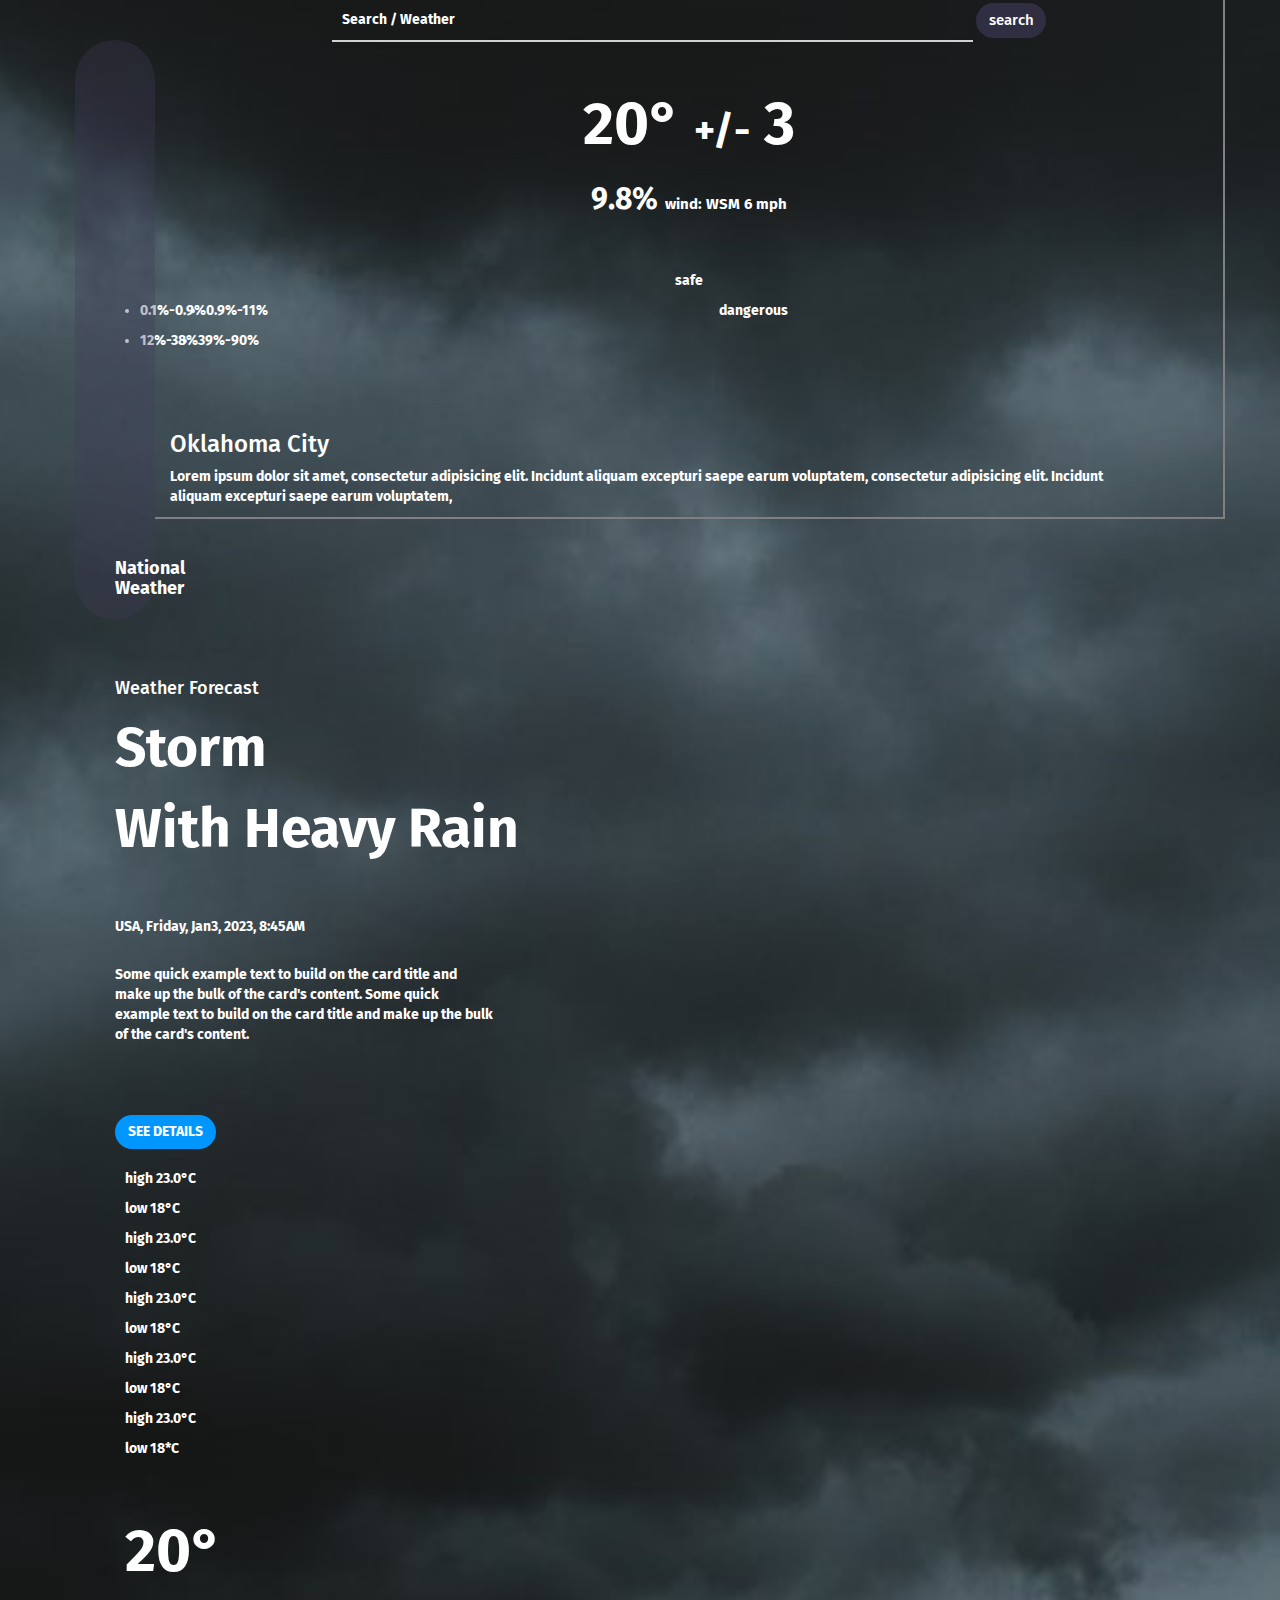
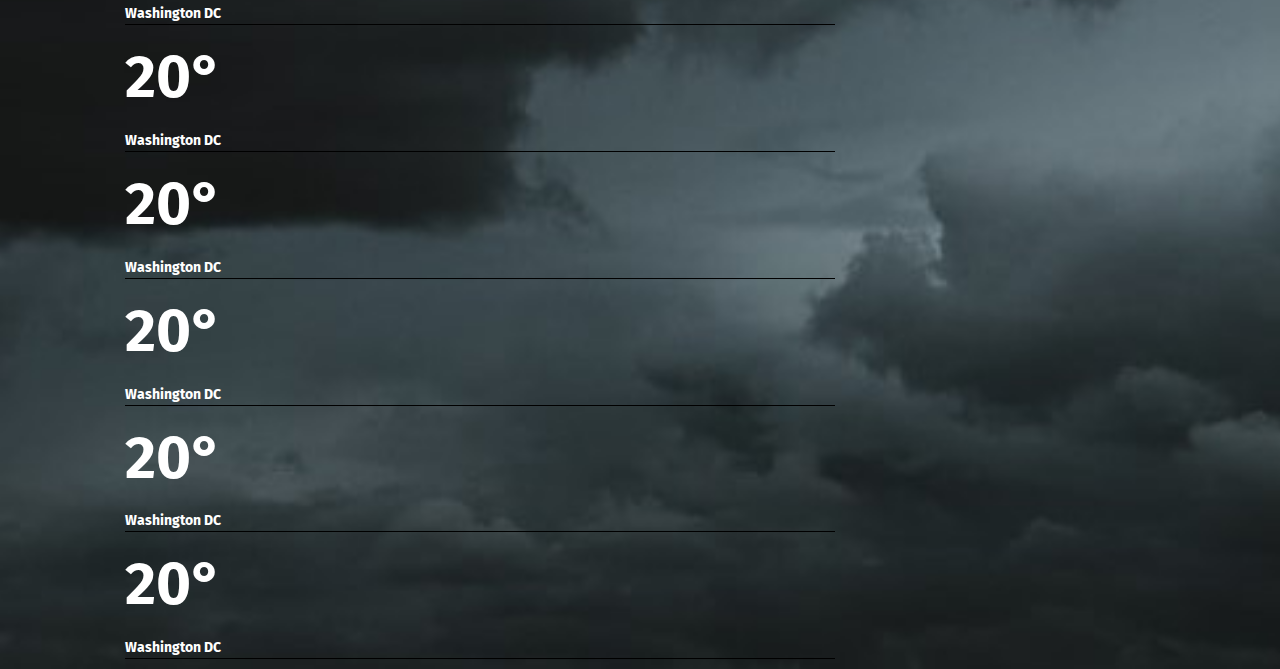
<file: alert.html>
<!doctype html>
<html lang="en">
<head>
    <title>Alert / Notification</title>

    <!-- Bootstrap CSS v5.2.1 -->
    <link href="https://cdn.jsdelivr.net/npm/bootstrap@5.2.1/dist/css/bootstrap.min.css" rel="stylesheet"
        integrity="sha384-iYQeCzEYFbKjA/T2uDLTpkwGzCiq6soy8tYaI1GyVh/UjpbCx/TYkiZhlZB6+fzT" crossorigin="anonymous">

    <!-- Favicon -->
    <link rel="icon" type="image/x-icon" href="./images/logo.png">
    <!-- Google Fonts -->
    <link rel="preconnect" href="https://fonts.googleapis.com">
    <link rel="preconnect" href="https://fonts.gstatic.com" crossorigin>
    <link href="https://fonts.googleapis.com/css2?family=Fira+Sans:ital,wght@0,100;0,200;0,300;1,100;1,300&display=swap"
        rel="stylesheet">
    <!-- Font-awesame -->
    <link rel="stylesheet" href="https://cdnjs.cloudflare.com/ajax/libs/font-awesome/6.4.0/css/all.min.css"
        integrity="sha512-iecdLmaskl7CVkqkXNQ/ZH/XLlvWZOJyj7Yy7tcenmpD1ypASozpmT/E0iPtmFIB46ZmdtAc9eNBvH0H/ZpiBw=="
        crossorigin="anonymous" referrerpolicy="no-referrer" />
    <!-- Bootstrap css -->
    <link rel="stylesheet" href="https://maxcdn.bootstrapcdn.com/bootstrap/3.4.1/css/bootstrap.min.css">
    <!-- BoxIcons v2.1.2 -->
    <link href="https://unpkg.com/boxicons@2.1.2/css/boxicons.min.css" rel="stylesheet">
    <!-- Roboto Font -->
    <link
        href="https://fonts.googleapis.com/css2?family=Poppins:wght@300;400;500;600;700;800;900&family=Roboto:wght@300;400;500;700;900&display=swap"
        rel="stylesheet">


    <!-- CSS File -->
    <link rel="stylesheet" href="css/style.css">
</head>


<body class="back-alert">
    <!-- left-section -->
    <div class="container">
        <div class="row">
            <div class="sidebar text-center fixed "
            style="border-radius: 70px; width: 80px; height: 580px; margin-left:20px; margin-top:40px;">
            <a href="index.html"><i class="fa-solid fa-home" style="font-size: 25px;"></i></a>
            <a href="alert.html"><i class="fa-solid fa-bell" style="font-size: 25px;"></i></a>
            <a href="thunder.html"><i class="fa-solid fa-cloud-sun" style="font-size: 25px;"></i></a>
            <a href="map.html"><i class="fa-solid fa-location-dot" style="font-size: 25px;"></i></a>
            <a href="setting.html"><i class="fa-solid fa-gear" style="font-size: 25px;"></i></a>
            <a href="logout.html" style="margin-top:45px ;"><i class="fa-solid fa-right-from-bracket"
                style="font-size: 25px; margin-top: 160px;"></i></a>
          </div>
            <div style="border-right: 2px solid grey; border-bottom: 2px solid gray; margin-left: 100px;" class="col">
                <div class="mt-5 text-center">
                    <div class="">
                        
                        <!-- <h5 class="p-2 alert-search"> <i style="font-size: 25px;"
                                class="fa-solid fa-temperature-half p-2"> </i>
                            Oklahama City, USA
                            <i class="fa-solid fa-magnifying-glass p-2"></i>
                        </h5> -->

                       
                        <input type="text" class="login__input" placeholder="Search / Weather">
                        <a type="submit" class="btn login_search ">search</a>
                       



                        <br><br><br>
                        <div>
                            <div>
                                <p style="font-size: 60px;">20&deg; <span style="font-size: 40px;"> +/-</span> 3</p>

                            </div>
                            <div>
                                <p style="font-size: 30px;">9.8% <span style="font-size: 15px;"> wind: WSM 6 mph</span>
                                </p>
                            </div>
                            <br>
                            <br>
                            <div class="row">
                                <div class="col-6 ">
                                    <div class="card  alert-safe-dangerous">
                                        <div class="card-body">
                                            <p class="card-title">safe </p>
                                        </div>
                                        <li class="card-title">0.1%-0.9%</li>
                                        <li class="card-title">0.9%-11%</li>
                                    </div>
                                </div>
                                <div class="col-6">
                                    <div class="card  alert-safe-dangerous">
                                        <div class="card-body">
                                            <p class="card-title">dangerous</p>
                                        </div>
                                        <li class="card-title">12%-38%</li>
                                        <li class="card-title">39%-90%</li>
                                    </div>
                                </div>
                            </div>
                            <br>
                            <br>
                            <br>
                            <div class="row">
                                <div class="alert-city" class="col-12">
                                    <div>
                                        <h3>Oklahoma City</h3>
                                    </div>
                                    <div>
                                        <p class="alert-city-p">Lorem ipsum dolor sit amet, consectetur adipisicing
                                            elit. Incidunt aliquam
                                            excepturi saepe earum voluptatem,
                                            consectetur adipisicing elit. Incidunt aliquam excepturi saepe earum
                                            voluptatem,
                                    </div>
                                </div>
                            </div>
                        </div>
                    </div>
                </div>
            </div>

            <!-- end left-section -->

            <!-- right-section -->

            <div class="col-8 alert-right-section col-md-8 col-sm-12">
                <div>
                    <h4 class="alert-right-top-p">National Weather</h4>
                </div>
                <br><br><br>
                <div>
                    <h4 class="alert-right-weather-forecast"> Weather Forecast</h4>
                </div>
                <div>
                    <h1 class="alert-right-weather-forecast-p">Storm</h1>
                    <h1 class="alert-right-weather-forecast-p">With Heavy Rain</h1>
                </div>
                <br><br>
                <div class="card bg-transparent alert-right-card">
                    <div class="card-body">
                        <h5 style="font-weight: bold;" class="card-title"> <i class="fa-solid fa-cloud"></i> USA,
                            Friday, Jan3, 2023, 8:45AM</h5>
                        <br>
                        <p class="card-text">Some quick example text to build on the card title and make up the bulk of
                            the card's
                            content.
                            Some quick example text to build on the card title and make up the bulk of the card's
                            content.
                        </p>
                        <br><br><br>
                        <a href="#" class="btn alert-right-card-button">SEE DETAILS</a>
                    </div>
                </div>
                <BR>
                <div class="row alert-right-temperature">
                    <div class="col">
                        <div>
                            <p style=" font-weight: bold;">high 23.0&deg;C</p>
                            <p style=" font-weight: bold;">low 18&deg;C</p>
                        </div>
                    </div>
                    <div class="col">
                        <div>
                            <p style=" font-weight: bold;">high 23.0&deg;C</p>
                            <p style=" font-weight: bold;">low 18&deg;C</p>
                        </div>
                    </div>
                    <div class="col">
                        <div>
                            <p style=" font-weight: bold;">high 23.0&deg;C</p>
                            <p style=" font-weight: bold;">low 18&deg;C</p>
                        </div>
                    </div>
                    <div class="col">
                        <div>
                            <p style=" font-weight: bold;">high 23.0&deg;C</p>
                            <p style=" font-weight: bold;">low 18&deg;C</p>
                        </div>
                    </div>
                    <div class="col">
                        <div>
                            <p style=" font-weight: bold;">high 23.0&deg;C</p>
                            <p style=" font-weight: bold;">low 18*C</p>
                        </div>
                    </div>
                </div>
                <br><br>
                <div class="row alert-right-temperature">
                    <div class="col">
                        <div>
                            <p class="alert-right-temperature-p1"> 20&deg;</p>
                            <p class="alert-right-temperature-p2">Washington DC</p>
                        </div>
                    </div>
                    <div class="col">
                        <div>
                            <p class="alert-right-temperature-p1"> 20&deg;</p>
                            <p class="alert-right-temperature-p2">Washington DC</p>
                        </div>
                    </div>
                    <div class="col">
                        <div>
                            <p class="alert-right-temperature-p1"> 20&deg;</p>
                            <p class="alert-right-temperature-p2">Washington DC</p>
                        </div>
                    </div>
                    <div class="col">
                        <div>
                            <p class="alert-right-temperature-p1"> 20&deg;</p>
                            <p class="alert-right-temperature-p2">Washington DC</p>
                        </div>
                    </div>
                    <div class="col">
                        <div>
                            <p class="alert-right-temperature-p1"> 20&deg;</p>
                            <p class="alert-right-temperature-p2">Washington DC</p>
                        </div>
                    </div>
                    <div class="col">
                        <div>
                            <p class="alert-right-temperature-p1"> 20&deg;</p>
                            <p class="alert-right-temperature-p2">Washington DC</p>
                        </div>
                    </div>
                </div>
            </div>
        </div>
    </div>

    <!-- end right-section -->

    <!-- Bootstrap JavaScript Libraries -->
    <script src="https://cdn.jsdelivr.net/npm/@popperjs/core@2.11.6/dist/umd/popper.min.js"
        integrity="sha384-oBqDVmMz9ATKxIep9tiCxS/Z9fNfEXiDAYTujMAeBAsjFuCZSmKbSSUnQlmh/jp3" crossorigin="anonymous">
        </script>

    <script src="https://cdn.jsdelivr.net/npm/bootstrap@5.2.1/dist/js/bootstrap.min.js"
        integrity="sha384-7VPbUDkoPSGFnVtYi0QogXtr74QeVeeIs99Qfg5YCF+TidwNdjvaKZX19NZ/e6oz" crossorigin="anonymous">
        </script>
</body>

</html>
</file>
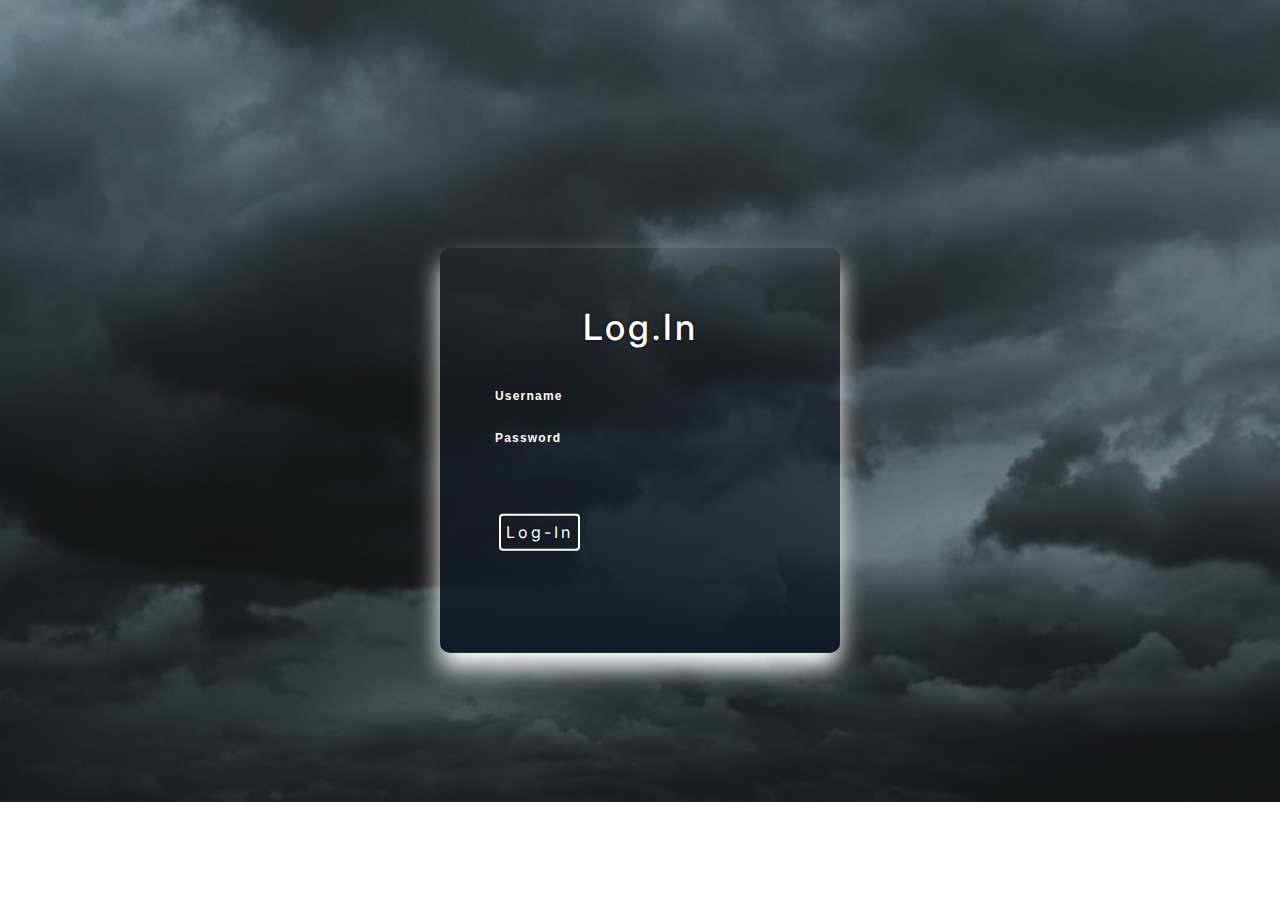
<file: login.html>
<!DOCTYPE html>
<html lang="en">

<head>
  <title>Login</title>
  <!-- Favicon -->
  <link rel="icon" type="image/x-icon" href="./images/logo.png">
  <!-- Google Fonts -->
  <link rel="preconnect" href="https://fonts.googleapis.com">
  <link rel="preconnect" href="https://fonts.gstatic.com" crossorigin>
  <!-- Font-awesame -->
  <link rel="stylesheet" href="https://cdnjs.cloudflare.com/ajax/libs/font-awesome/6.4.0/css/all.min.css"
    integrity="sha512-iecdLmaskl7CVkqkXNQ/ZH/XLlvWZOJyj7Yy7tcenmpD1ypASozpmT/E0iPtmFIB46ZmdtAc9eNBvH0H/ZpiBw=="
    crossorigin="anonymous" referrerpolicy="no-referrer" />
  <!-- Bootstrap css -->
  <link rel="stylesheet" href="https://maxcdn.bootstrapcdn.com/bootstrap/3.4.1/css/bootstrap.min.css">
  <!-- BoxIcons v2.1.2 -->
  <link href="https://unpkg.com/boxicons@2.1.2/css/boxicons.min.css" rel="stylesheet">
  <!-- Roboto Font -->
  <link
    href="https://fonts.googleapis.com/css2?family=Poppins:wght@300;400;500;600;700;800;900&family=Roboto:wght@300;400;500;700;900&display=swap"
    rel="stylesheet">
  <!-- CSS File -->
  <link rel="stylesheet" href="css/style.css">
</head>

<body class="back-login">
  <!-- Background Video -->
  <!-- <video autoplay muted loop id="myVideo">
    <source src="bg-video.mp4" type="video/mp4">
  </video> -->
  
  <!-- Login Page Start -->
  <div id="login-form">
    <div id="login-head">
         <h1>Log.In</h1>
    </div>
<div id="login-details">
    <form action="" >
         
         <div id="user">
    <input type="text" name="name" placeholder="Username">
    </div>
    
    <div id="pass">
    <input type="password" name="password" placeholder="Password">
    </div>

    <div id="submit">
    <input type="submit" value="Log-In">
         </div>
    </form>

</div>
</div>
  

  <!-- JS File -->
  <script src="https://ajax.googleapis.com/ajax/libs/jquery/3.6.4/jquery.min.js"></script>
  <script src="https://maxcdn.bootstrapcdn.com/bootstrap/3.4.1/js/bootstrap.min.js"></script>
  <script type="text/javascript" src="js/script.js"></script>

</body>

</html>
</file>
<file: css/style.css>
@import url('https://fonts.googleapis.com/css2?family=Inter&family=Nunito:wght@500&display=swap');

body {
  margin: 0;
  font-family: 'Fira Sans', sans-serif;
}

/* video {
  object-fit: cover;
  width: 100vw;
  height: 100vh;
  position: fixed;
  top: 0;
  left: 0;
  opacity: 1;
} */

.sidebar {
  margin: 0;
  padding: 0;
  width: 200px;
  background-color: #413b5b52;
  color: white;
  position: absolute;
  height: 100%;
  overflow: auto;
}

.sidebar a {
  display: block;
  color: white;
  padding: 16px;
}

div.content {
  margin-left: 140px;
  padding: 1px 35px 0px 0px;
  height: 1000px;
}

@media screen and (max-width: 700px) {
  .sidebar {
    width: 100%;
    height: auto;
    position: relative;
  }

  .sidebar a {
    float: left;
  }

  div.content {
    margin-left: 0;
  }
}

@media screen and (max-width: 400px) {
  .sidebar a {
    text-align: center;
    float: none;
  }
}

ul {
  list-style-type: none;
  margin: 0;
  padding: 0;
  overflow: hidden;
}

li {
  float: left;
}

li a {
  display: block;
  color: white;
  text-align: center;
  padding: 14px 16px;
  text-decoration: none;
  line-height: 8px;
}

li a:hover {
  color: white;
}

::placeholder {
  color: white;
}

.graph {
  background-image: url(/images/weather\ forecast\ graph.png);
  background-size: cover;
  opacity: 0.5;
}

/* Login Page Start */
#login-form {
  position: absolute;
  top: 50%;
  left: 50%;
  width: 400px;
  padding: 40px;
  transform: translate(-50%, -50%);
  background: linear-gradient(#0b111a00, #111B28);
  box-sizing: border-box;
  box-shadow: 0 15px 25px white;
  border-radius: 10px;
  color: white;
  letter-spacing: .2em;
}

#login-head {
  text-align: center;
  font-family: 'Inter', sans-serif;
  color: white;
  text-shadow: 0 0 .28rem black;
}

#login-details {
  margin-top: 3rem;
  margin-left: 1rem;
  font-size: 1.5rem;
}

label {
  font-family: 'Inter', sans-serif;
}

#user input {
  background-color: transparent;
  border-color: transparent;
  font-size: 1.2rem;
  width: 100%;
  color: white;
  margin-top: 0.5rem;
  border-radius: 4px;
  padding: .3rem;
  transition: .5S;
  letter-spacing: .1em;

}

#user input:hover {
  box-shadow: 0 0 2em 0 white;
}

#pass {
  margin-top: 1rem;
}

#pass input {
  background-color: transparent;
  border-color: transparent;
  font-size: 1.2rem;
  width: 100%;
  color: white;
  margin-top: 0.5rem;
  border-radius: 4px;
  padding: .3rem;
  transition: .5S;
  letter-spacing: .1em;
}

#pass input:hover {
  box-shadow: 0 0 2em 0 white;
}


#submit {

  margin-top: 20%;
  margin-bottom: 20%;
  margin-left: 3%;

}

#submit input {
  padding: .5rem;
  color: white;
  background-color: transparent;
  border: solid 2px white;
  font-family: 'Inter', sans-serif;
  font-size: 16px;
  font-weight: 400;
  letter-spacing: 3px;
  border-radius: 0.25em;
  transition: .5s;
  text-shadow: 0 0 0.125em black, 0 0 0.25 currentColor;
  text-shadow: 0 0 .2rem black;
}

#submit input:hover {
  background: white;
  color: black;
  box-shadow: 1px 0 3.5em 0 #0DC8F4;
  text-shadow: 0 0 .2rem black;
}

.back-index {
  background-image: url('../images/alert3.jpg');
  background-repeat: no-repeat;
  width: 80%;
  background-position: center;
  background-size: cover;
  height: 2000px;
  color: white;
  font-weight: bolder;
}

.back-login {
  background-image: url('../images/alert3.jpg');
  background-repeat: no-repeat;
  width: 80%;
  background-position: center;
  background-size: cover;
  height: 500px;
  color: white;
  font-weight: bolder;
}


.back-thunder {
  background-image: url('../images/alert3.jpg');
  background-repeat: no-repeat;
  width: 80%;
  background-position: center;
  background-size: cover;
  height: 2000px;
  color: white;
  font-weight: bolder;
  opacity: 5px;
}


/* Weather Alert */

/* alert left-section */

.back-alert {
  background-image: url('../images/alert3.jpg');
  background-repeat: no-repeat;
  /* width: 100%; */
  background-position: center;
  background-size: cover;
  height: auto;
  color: white;
  font-weight: bolder;
}


.login__input {
  border: none;
  border-bottom: 2px solid #D1D1D4;
  background: none;
  padding: 10px;
  /* padding-left: 24px; */
  font-weight: 700;
  width: 60%;
  transition: .2s;
}

.login__input:active,
.login__input:focus,
.login__input:hover {
  outline: none;
  border-bottom-color: gray;
}

.login_search {
  background-color: #413b5b96;
  color: white;
  font-weight: 500;
  border-radius: 25px;
  font-size: 15px;
  width: 70px;
}

.login__input_thunder {
  border: none;
  border-bottom: 2px solid #D1D1D4;
  background: none;
  padding: 10px;
  /* padding-left: 24px; */
  font-weight: 700;
  width: 60%;
  transition: .2s;
}

.login__input_thunder:active,
.login__input_thunder:focus,
.login__input_thunder:hover {
  outline: none;
  border-bottom-color: gray;
}

.login_search_thunder {
  background-color: #413b5b96;
  color: white;
  font-weight: 500;
  border-radius: 25px;
  font-size: 15px;
  width: 70px;
}

.login_search_thunder:hover {
  background-color: transparent;
  color: white;
  font-weight: 500;
  border-radius: 25px;
  font-size: 15px;
  width: 70px;
}


.alert-search {
  padding-top: 10px;
  border-bottom: 1px solid black;
  width: 75%;
  margin-left: 40px;
}

.alert-safe-dangerous {
  border: none;
  background-color: transparent;
}

.alert-city {
  text-align: left;
  margin-left: 30px;
}

.alert-city-p {
  width: 90%;
}

/* alert right-section */

.alert-right-section {
  margin-top: 30px;
  padding-left: 60px;
}

.alert-right-top-p {
  width: 10%;
  font-weight: bold;
}

.alert-right-weather-forecast {
  width: 50%;
}

.alert-right-weather-forecast-p {
  font-size: 55px;
  font-weight: bold;
}

.alert-right-card {
  border: none;
  width: 38rem;
}

.alert-right-card-button {
  color: white;
  border-radius: 20px;
  background-color: #0096FF;
  font-weight: bold;
}

.alert-right-temperature {
  margin-left: 10px;
}

.alert-right-temperature-p1 {
  font-size: 60px;
}

.alert-right-temperature-p2 {
  font-weight: bold;
  border-bottom: 1px solid black;
  width: 100%;
}
</file>
